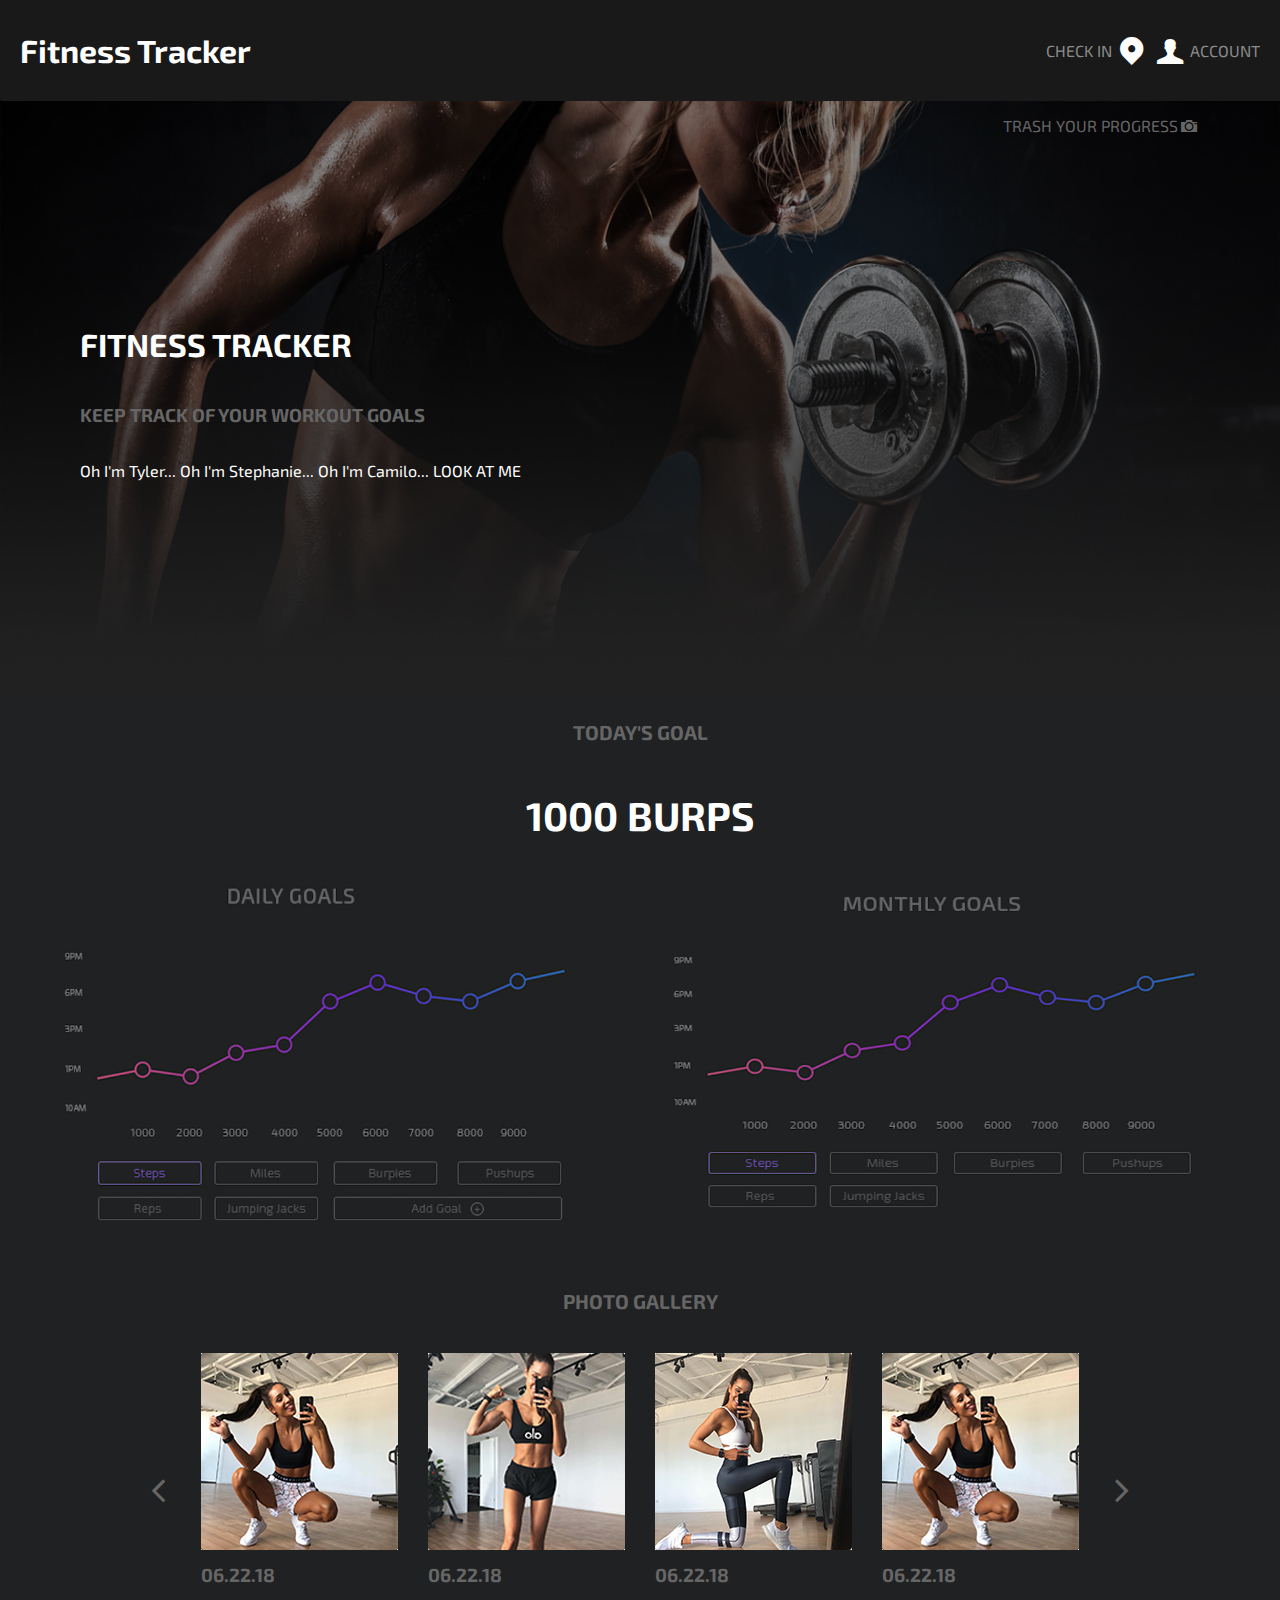
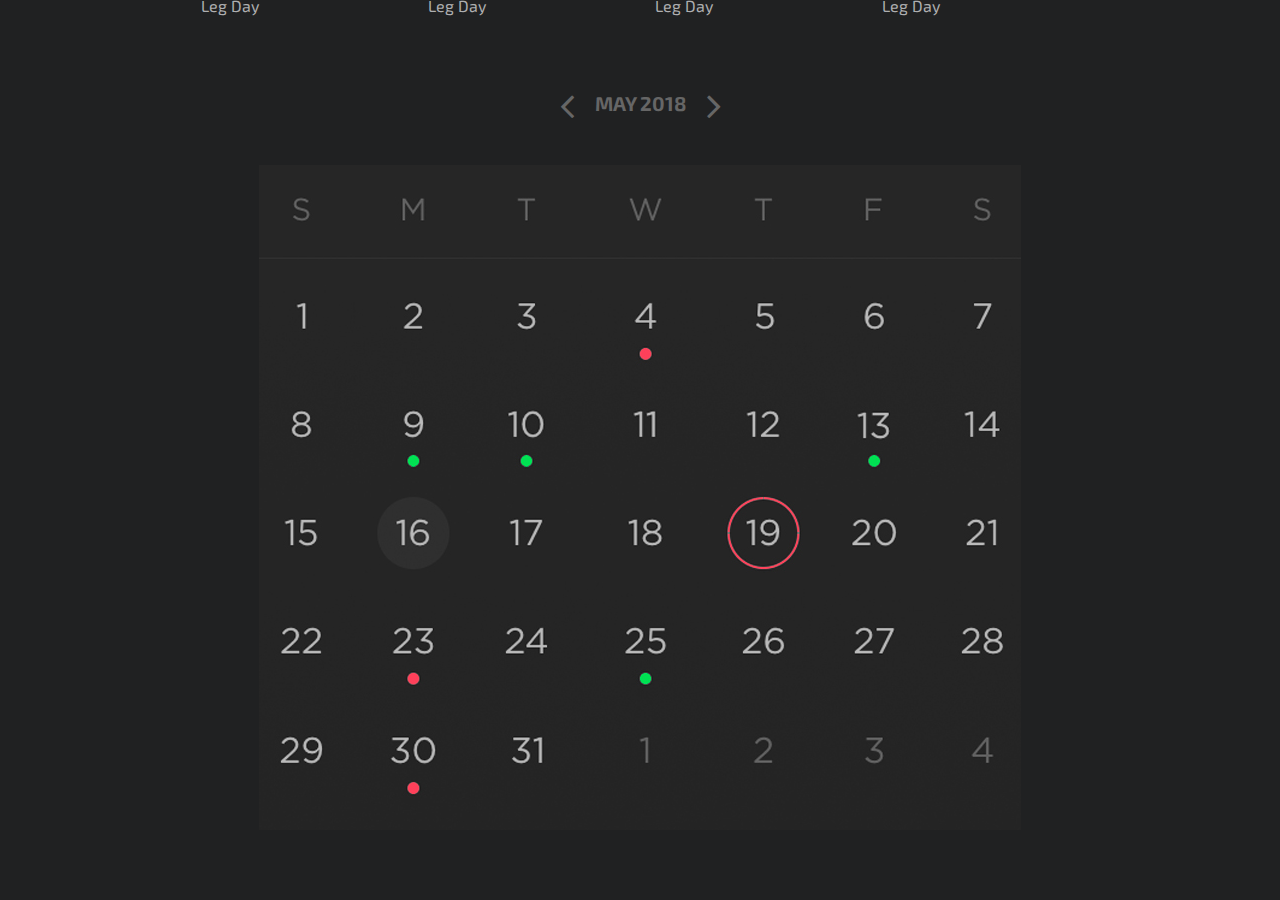
<file: index.html>
<!DOCTYPE html>
<html lang="en">

<head>
  <meta charset="UTF-8">
  <meta name="viewport" content="width=device-width, initial-scale=1.0">
  <meta http-equiv="X-UA-Compatible" content="ie=edge">
  <link rel="stylesheet" href="./style.css">
  <link rel="stylesheet" href="./assets/fontello-f309798e/css/fontello.css">
  <link href="https://fonts.googleapis.com/css?family=Exo+2" rel="stylesheet">
  <title>Fitness Tracker</title>
</head>

<body>
  <header class="header">
    <h1 class="title">Fitness Tracker</h1>
    <div class='user-controls'>
      <p class='user-pg'>CHECK IN</p>
      <i class='icon-location'></i>
      <i class='icon-user'></i>
      <p class='user-pg'>ACCOUNT</p>
    </div>
  </header>
  <div class="hero-section">
    <div class='intro-to-great-app'>
      <h1 class="hero-title">FITNESS TRACKER</h1>
      <h3 class='j'>KEEP TRACK OF YOUR WORKOUT GOALS</h3>
      <p>Oh I'm Tyler... Oh I'm Stephanie... Oh I'm Camilo... LOOK AT ME</p>
    </div>
    <div class='camera-option'>
      <div class='camera-option2'>
        <p>TRASH YOUR PROGRESS</p>
        <i class='icon-camera'></i>
      </div>
    </div>
  </div>
  <main class='div'>
    <div class="goals">
      <h6 class="goal-title"> TODAY'S GOAL</h6>
      <h1 class="daily-goal">1000 BURPS</h1>
      <div class="graphs">
        <img src="./assets/image.png" alt="this is a graph" class='graph'>
        <img src="./assets/image-1.png" alt="this is also a graph" class='graph'>
      </div>
    </div>
    <div class="photo-gallery">
      <h5 class='gallery-title'>PHOTO GALLERY</h5>
      <div class="photos">
        <i class='icon-angle-left'></i>
        <div class="daily-image">
          <img src="./assets/gallery-1.jpg">
          <h6 class="date">06.22.18</h6>
          <p class="workout-type">Leg Day</p>
        </div>
        <div class="daily-image">
          <img src="./assets/gallery-2.jpg">
          <h6 class="date">06.22.18</h6>
          <p class="workout-type">Leg Day</p>
        </div>
        <div class="daily-image">
          <img src="./assets/gallery-4.jpg">
          <h6 class="date">06.22.18</h6>
          <p class="workout-type">Leg Day</p>
        </div>
        <div class="daily-image">
          <img src="./assets/gallery-1.jpg">
          <h6 class="date">06.22.18</h6>
          <p class="workout-type">Leg Day</p>
        </div>
        <i class='icon-angle-right'></i>
      </div>
    </div>
    <div class="calendar">
      <div class='title'>
        <i class='icon-angle-left'></i>
        <h3 class="goal-title">MAY 2018</h3>
        <i class='icon-angle-right'></i>
      </div>
      <img src="./assets/calendar.jpg" alt="issa calendar">
    </div>
  </main>
</body>

</html>
</file>
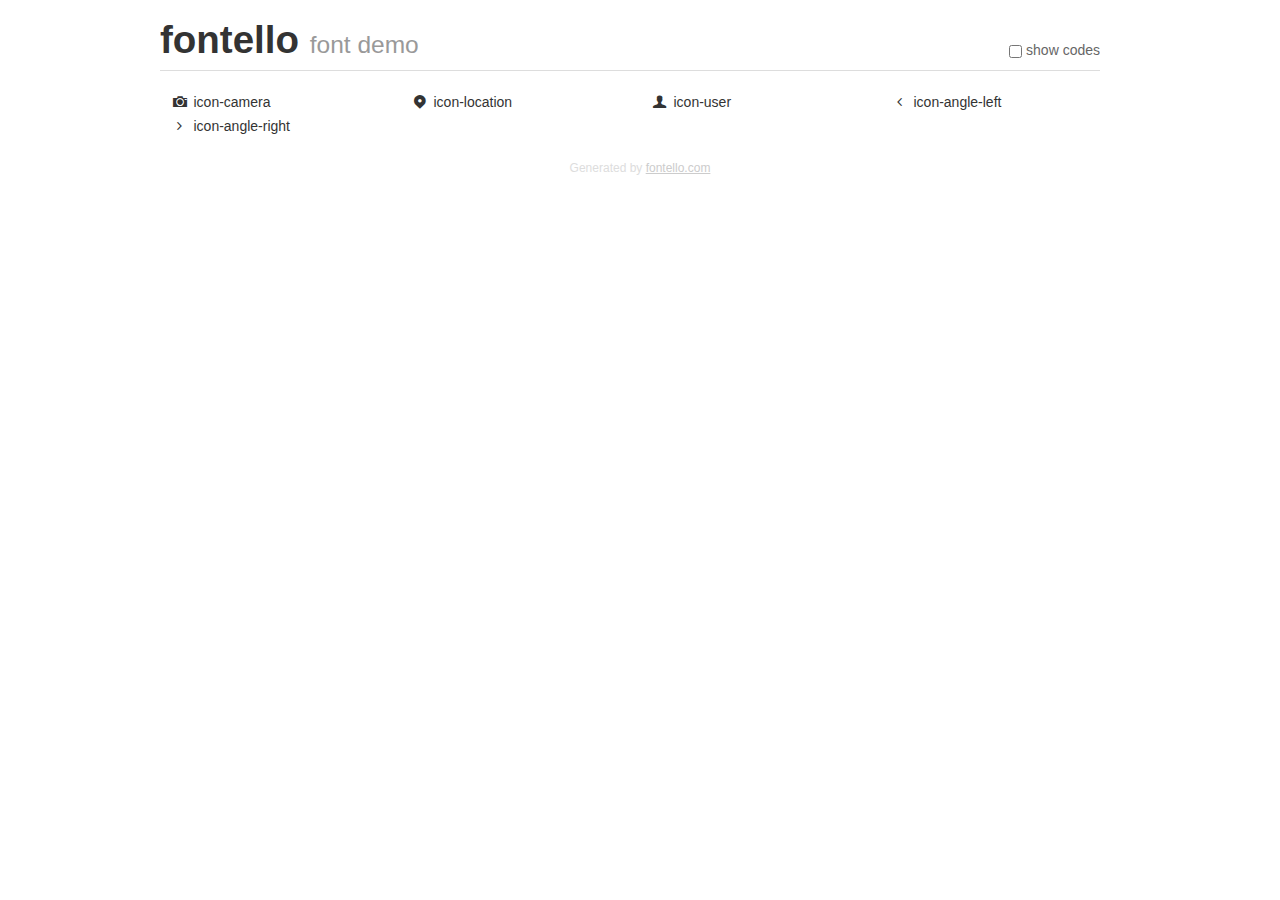
<file: assets/fontello-f309798e/demo.html>
<!DOCTYPE html>
<html>
  <head><!--[if lt IE 9]><script language="javascript" type="text/javascript" src="//html5shim.googlecode.com/svn/trunk/html5.js"></script><![endif]-->
    <meta charset="UTF-8"><style>/*
 * Bootstrap v2.2.1
 *
 * Copyright 2012 Twitter, Inc
 * Licensed under the Apache License v2.0
 * http://www.apache.org/licenses/LICENSE-2.0
 *
 * Designed and built with all the love in the world @twitter by @mdo and @fat.
 */
.clearfix {
  *zoom: 1;
}
.clearfix:before,
.clearfix:after {
  display: table;
  content: "";
  line-height: 0;
}
.clearfix:after {
  clear: both;
}
html {
  font-size: 100%;
  -webkit-text-size-adjust: 100%;
  -ms-text-size-adjust: 100%;
}
a:focus {
  outline: thin dotted #333;
  outline: 5px auto -webkit-focus-ring-color;
  outline-offset: -2px;
}
a:hover,
a:active {
  outline: 0;
}
button,
input,
select,
textarea {
  margin: 0;
  font-size: 100%;
  vertical-align: middle;
}
button,
input {
  *overflow: visible;
  line-height: normal;
}
button::-moz-focus-inner,
input::-moz-focus-inner {
  padding: 0;
  border: 0;
}
body {
  margin: 0;
  font-family: "Helvetica Neue", Helvetica, Arial, sans-serif;
  font-size: 14px;
  line-height: 20px;
  color: #333;
  background-color: #fff;
}
a {
  color: #08c;
  text-decoration: none;
}
a:hover {
  color: #005580;
  text-decoration: underline;
}
.row {
  margin-left: -20px;
  *zoom: 1;
}
.row:before,
.row:after {
  display: table;
  content: "";
  line-height: 0;
}
.row:after {
  clear: both;
}
[class*="span"] {
  float: left;
  min-height: 1px;
  margin-left: 20px;
}
.container,
.navbar-static-top .container,
.navbar-fixed-top .container,
.navbar-fixed-bottom .container {
  width: 940px;
}
.span12 {
  width: 940px;
}
.span11 {
  width: 860px;
}
.span10 {
  width: 780px;
}
.span9 {
  width: 700px;
}
.span8 {
  width: 620px;
}
.span7 {
  width: 540px;
}
.span6 {
  width: 460px;
}
.span5 {
  width: 380px;
}
.span4 {
  width: 300px;
}
.span3 {
  width: 220px;
}
.span2 {
  width: 140px;
}
.span1 {
  width: 60px;
}
[class*="span"].pull-right,
.row-fluid [class*="span"].pull-right {
  float: right;
}
.container {
  margin-right: auto;
  margin-left: auto;
  *zoom: 1;
}
.container:before,
.container:after {
  display: table;
  content: "";
  line-height: 0;
}
.container:after {
  clear: both;
}
p {
  margin: 0 0 10px;
}
.lead {
  margin-bottom: 20px;
  font-size: 21px;
  font-weight: 200;
  line-height: 30px;
}
small {
  font-size: 85%;
}
h1 {
  margin: 10px 0;
  font-family: inherit;
  font-weight: bold;
  line-height: 20px;
  color: inherit;
  text-rendering: optimizelegibility;
}
h1 small {
  font-weight: normal;
  line-height: 1;
  color: #999;
}
h1 {
  line-height: 40px;
}
h1 {
  font-size: 38.5px;
}
h1 small {
  font-size: 24.5px;
}
body {
  margin-top: 90px;
}
.header {
  position: fixed;
  top: 0;
  left: 50%;
  margin-left: -480px;
  background-color: #fff;
  border-bottom: 1px solid #ddd;
  padding-top: 10px;
  z-index: 10;
}
.footer {
  color: #ddd;
  font-size: 12px;
  text-align: center;
  margin-top: 20px;
}
.footer a {
  color: #ccc;
  text-decoration: underline;
}
.the-icons {
  font-size: 14px;
  line-height: 24px;
}
.switch {
  position: absolute;
  right: 0;
  bottom: 10px;
  color: #666;
}
.switch input {
  margin-right: 0.3em;
}
.codesOn .i-name {
  display: none;
}
.codesOn .i-code {
  display: inline;
}
.i-code {
  display: none;
}
@font-face {
      font-family: 'fontello';
      src: url('./font/fontello.eot?55907361');
      src: url('./font/fontello.eot?55907361#iefix') format('embedded-opentype'),
           url('./font/fontello.woff?55907361') format('woff'),
           url('./font/fontello.ttf?55907361') format('truetype'),
           url('./font/fontello.svg?55907361#fontello') format('svg');
      font-weight: normal;
      font-style: normal;
    }
     
     
    .demo-icon
    {
      font-family: "fontello";
      font-style: normal;
      font-weight: normal;
      speak: none;
     
      display: inline-block;
      text-decoration: inherit;
      width: 1em;
      margin-right: .2em;
      text-align: center;
      /* opacity: .8; */
     
      /* For safety - reset parent styles, that can break glyph codes*/
      font-variant: normal;
      text-transform: none;
     
      /* fix buttons height, for twitter bootstrap */
      line-height: 1em;
     
      /* Animation center compensation - margins should be symmetric */
      /* remove if not needed */
      margin-left: .2em;
     
      /* You can be more comfortable with increased icons size */
      /* font-size: 120%; */
     
      /* Font smoothing. That was taken from TWBS */
      -webkit-font-smoothing: antialiased;
      -moz-osx-font-smoothing: grayscale;
     
      /* Uncomment for 3D effect */
      /* text-shadow: 1px 1px 1px rgba(127, 127, 127, 0.3); */
    }
     </style>
    <link rel="stylesheet" href="css/animation.css"><!--[if IE 7]><link rel="stylesheet" href="css/" + font.fontname + "-ie7.css"><![endif]-->
    <script>
      function toggleCodes(on) {
        var obj = document.getElementById('icons');
      
        if (on) {
          obj.className += ' codesOn';
        } else {
          obj.className = obj.className.replace(' codesOn', '');
        }
      }
      
    </script>
  </head>
  <body>
    <div class="container header">
      <h1>fontello <small>font demo</small></h1>
      <label class="switch">
        <input type="checkbox" onclick="toggleCodes(this.checked)">show codes
      </label>
    </div>
    <div class="container" id="icons">
      <div class="row">
        <div class="the-icons span3" title="Code: 0xe800"><i class="demo-icon icon-camera">&#xe800;</i> <span class="i-name">icon-camera</span><span class="i-code">0xe800</span></div>
        <div class="the-icons span3" title="Code: 0xe809"><i class="demo-icon icon-location">&#xe809;</i> <span class="i-name">icon-location</span><span class="i-code">0xe809</span></div>
        <div class="the-icons span3" title="Code: 0xe80b"><i class="demo-icon icon-user">&#xe80b;</i> <span class="i-name">icon-user</span><span class="i-code">0xe80b</span></div>
        <div class="the-icons span3" title="Code: 0xf104"><i class="demo-icon icon-angle-left">&#xf104;</i> <span class="i-name">icon-angle-left</span><span class="i-code">0xf104</span></div>
      </div>
      <div class="row">
        <div class="the-icons span3" title="Code: 0xf105"><i class="demo-icon icon-angle-right">&#xf105;</i> <span class="i-name">icon-angle-right</span><span class="i-code">0xf105</span></div>
      </div>
    </div>
    <div class="container footer">Generated by <a href="http://fontello.com">fontello.com</a></div>
  </body>
</html>
</file>
<file: style.css>
* {
  font-family: 'Exo 2', sans-serif;
}

body {
  margin: 0;
}

.header {
  height: 100px;
  display: flex;
  justify-content: space-between;
  align-items: center;
  background-color: #191919;
  color: white;
  padding: 0 20px;
}

.user-controls {
  display: flex;
  justify-content: center;
  align-items: center;
}

.icon-location,
.icon-user {
  font-size: 28px;
}

.user-pg {
  color: #8b8c8d;
}

.hero-section {
  background-image: url('./assets/hero-img.jpg');
  background-repeat: no-repeat;
  background-size: 100vw 600px;
  height: 600px;
  display: flex;
  justify-content: space-between;
  padding: 0 80px;
}

.intro-to-great-app {
  display: flex;
  flex-direction: column;
  justify-content: center;
  color: white;
}

.j {
  color: #666666;
}

.camera-option {
  color: #666666;
  display: flex;
  align-items: flex-start
}

.camera-option2 {
  display: flex;
  justify-content: center;
  align-items: center;
}

.div {
  height: 1800px;
  background-color: #202122;
}

.goals {
  display: flex;
  flex-direction: column;
  align-items: center;
}

.goal-title,
.gallery-title {
  color: #666666;
  font-size: 20px;
  margin: 20px 0;
}

.daily-goal {
  color: white;
  font-size: 40px;
}

.graph {
  height: 380px;
  width: 600px;
}

.gallery-title {
  margin: 40px 0;
}

.photo-gallery {
  display: flex;
  flex-direction: column;
  align-items: center;
  width: 100vw;
}

.photos {
  display: flex;
  justify-content: center;
  align-items: center;
  width: 80%;
}

.icon-angle-right,
.icon-angle-left {
  font-size: 40px;
  color: #666666;
}

.daily-image {
  margin: 0 15px;
}

.date {
  font-size: 19px;
  color: #666666;
  margin: 10px 0;
}

.workout-type {
  font-size: 16px;
  color: #aeafb0;
  margin: 6px 0;
}

.calendar {
  display: flex;
  flex-direction: column;
  justify-content: center;
  align-items: center;
  margin: 20px 0;
}

.title {
  display: flex;
  justify-content: center;
  align-items: center;
  margin: 30px 0;
}
</file>
<file: assets/fontello-f309798e/css/fontello.css>
@font-face {
  font-family: 'fontello';
  src: url('../font/fontello.eot?70379780');
  src: url('../font/fontello.eot?70379780#iefix') format('embedded-opentype'),
       url('../font/fontello.woff2?70379780') format('woff2'),
       url('../font/fontello.woff?70379780') format('woff'),
       url('../font/fontello.ttf?70379780') format('truetype'),
       url('../font/fontello.svg?70379780#fontello') format('svg');
  font-weight: normal;
  font-style: normal;
}
/* Chrome hack: SVG is rendered more smooth in Windozze. 100% magic, uncomment if you need it. */
/* Note, that will break hinting! In other OS-es font will be not as sharp as it could be */
/*
@media screen and (-webkit-min-device-pixel-ratio:0) {
  @font-face {
    font-family: 'fontello';
    src: url('../font/fontello.svg?70379780#fontello') format('svg');
  }
}
*/
 
 [class^="icon-"]:before, [class*=" icon-"]:before {
  font-family: "fontello";
  font-style: normal;
  font-weight: normal;
  speak: none;
 
  display: inline-block;
  text-decoration: inherit;
  width: 1em;
  margin-right: .2em;
  text-align: center;
  /* opacity: .8; */
 
  /* For safety - reset parent styles, that can break glyph codes*/
  font-variant: normal;
  text-transform: none;
 
  /* fix buttons height, for twitter bootstrap */
  line-height: 1em;
 
  /* Animation center compensation - margins should be symmetric */
  /* remove if not needed */
  margin-left: .2em;
 
  /* you can be more comfortable with increased icons size */
  /* font-size: 120%; */
 
  /* Font smoothing. That was taken from TWBS */
  -webkit-font-smoothing: antialiased;
  -moz-osx-font-smoothing: grayscale;
 
  /* Uncomment for 3D effect */
  /* text-shadow: 1px 1px 1px rgba(127, 127, 127, 0.3); */
}
 
.icon-camera:before { content: '\e800'; } /* '' */
.icon-location:before { content: '\e809'; } /* '' */
.icon-user:before { content: '\e80b'; } /* '' */
.icon-angle-left:before { content: '\f104'; } /* '' */
.icon-angle-right:before { content: '\f105'; } /* '' */
</file>
<file: assets/fontello-f309798e/css/animation.css>
/*
   Animation example, for spinners
*/
.animate-spin {
  -moz-animation: spin 2s infinite linear;
  -o-animation: spin 2s infinite linear;
  -webkit-animation: spin 2s infinite linear;
  animation: spin 2s infinite linear;
  display: inline-block;
}
@-moz-keyframes spin {
  0% {
    -moz-transform: rotate(0deg);
    -o-transform: rotate(0deg);
    -webkit-transform: rotate(0deg);
    transform: rotate(0deg);
  }

  100% {
    -moz-transform: rotate(359deg);
    -o-transform: rotate(359deg);
    -webkit-transform: rotate(359deg);
    transform: rotate(359deg);
  }
}
@-webkit-keyframes spin {
  0% {
    -moz-transform: rotate(0deg);
    -o-transform: rotate(0deg);
    -webkit-transform: rotate(0deg);
    transform: rotate(0deg);
  }

  100% {
    -moz-transform: rotate(359deg);
    -o-transform: rotate(359deg);
    -webkit-transform: rotate(359deg);
    transform: rotate(359deg);
  }
}
@-o-keyframes spin {
  0% {
    -moz-transform: rotate(0deg);
    -o-transform: rotate(0deg);
    -webkit-transform: rotate(0deg);
    transform: rotate(0deg);
  }

  100% {
    -moz-transform: rotate(359deg);
    -o-transform: rotate(359deg);
    -webkit-transform: rotate(359deg);
    transform: rotate(359deg);
  }
}
@-ms-keyframes spin {
  0% {
    -moz-transform: rotate(0deg);
    -o-transform: rotate(0deg);
    -webkit-transform: rotate(0deg);
    transform: rotate(0deg);
  }

  100% {
    -moz-transform: rotate(359deg);
    -o-transform: rotate(359deg);
    -webkit-transform: rotate(359deg);
    transform: rotate(359deg);
  }
}
@keyframes spin {
  0% {
    -moz-transform: rotate(0deg);
    -o-transform: rotate(0deg);
    -webkit-transform: rotate(0deg);
    transform: rotate(0deg);
  }

  100% {
    -moz-transform: rotate(359deg);
    -o-transform: rotate(359deg);
    -webkit-transform: rotate(359deg);
    transform: rotate(359deg);
  }
}
</file>
